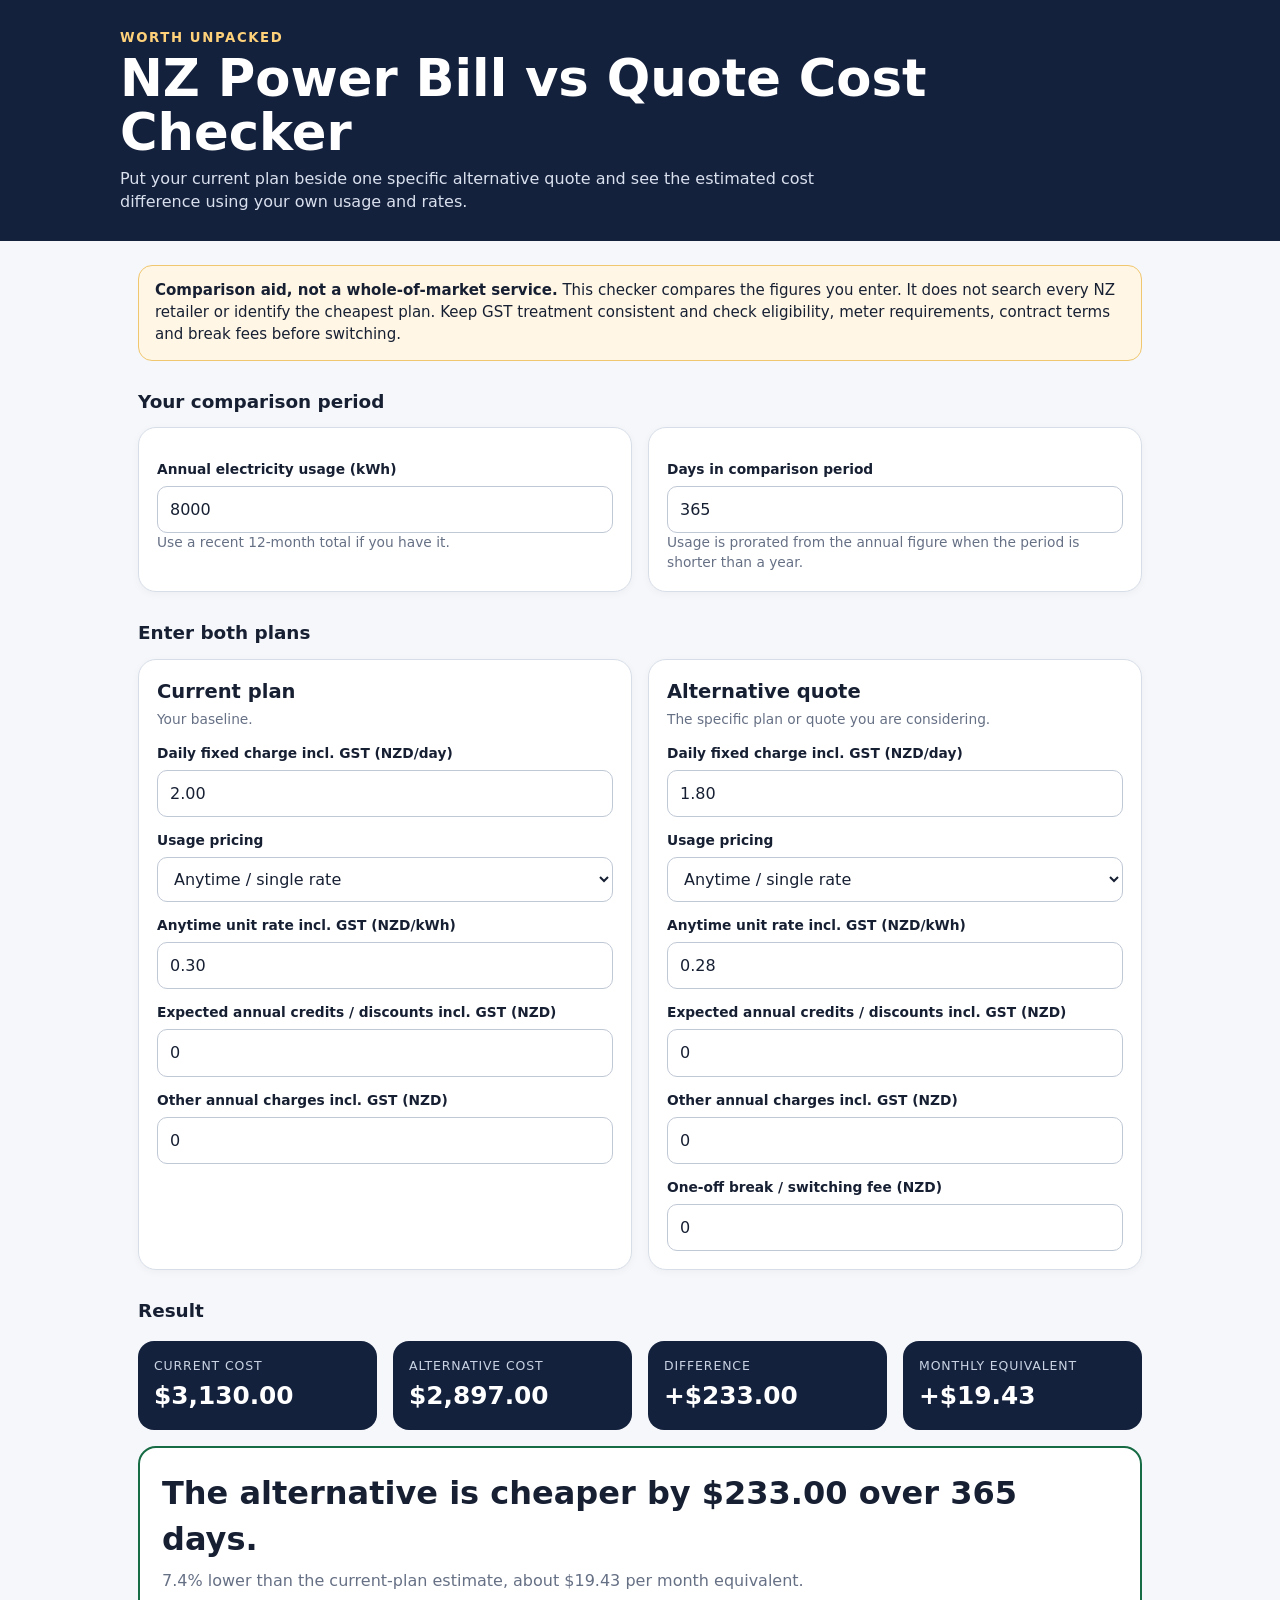
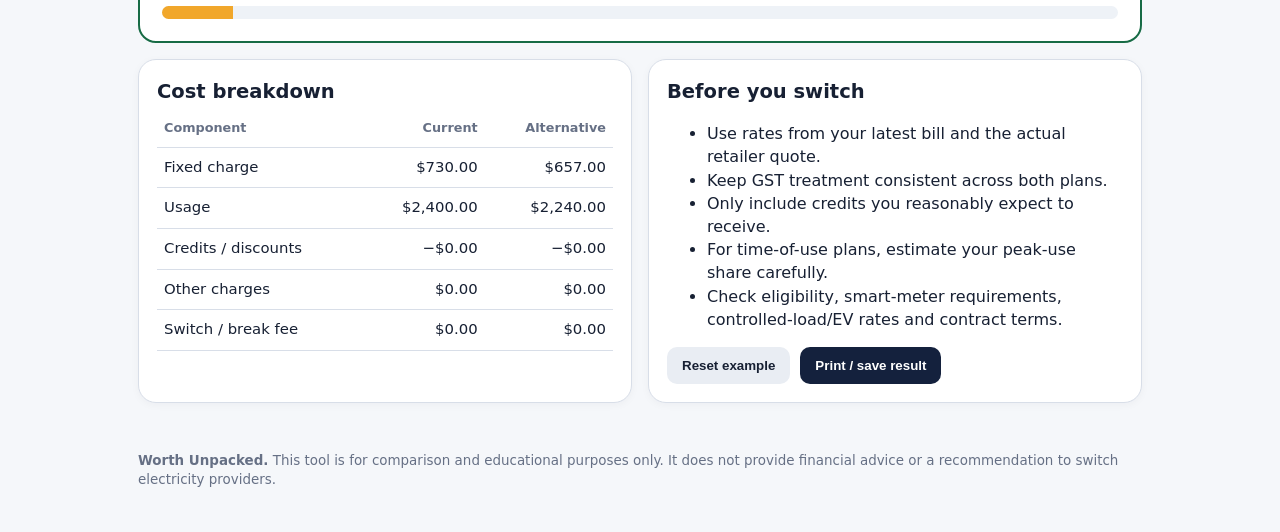
<file: tools/power-checker/index.html>
<!doctype html>
<html lang="en-NZ">
<head>
<meta charset="utf-8">
<meta name="viewport" content="width=device-width,initial-scale=1">
<meta name="description" content="Compare the cost of your current NZ electricity plan with a specific alternative quote using your own rates and usage.">
<title>NZ Power Bill vs Quote Cost Checker | Worth Unpacked</title>
<style>
:root{
  --bg:#f5f7fa; --card:#ffffff; --ink:#172033; --muted:#667085;
  --line:#d8dee8; --accent:#f1a72b; --navy:#14213d;
  --good:#176b45; --bad:#9c2f2f; --soft:#eef2f7;
}
*{box-sizing:border-box}
body{margin:0;font-family:Inter,ui-sans-serif,system-ui,-apple-system,BlinkMacSystemFont,"Segoe UI",sans-serif;background:var(--bg);color:var(--ink);line-height:1.45}
header{background:var(--navy);color:white;padding:28px 18px}
.wrap{max-width:1040px;margin:0 auto}
.brand{font-size:.83rem;letter-spacing:.12em;text-transform:uppercase;font-weight:800;color:#ffd27a}
h1{margin:.3rem 0 .45rem;font-size:clamp(1.85rem,4vw,3.2rem);line-height:1.05}
header p{max-width:760px;margin:0;color:#d9e0ee}
main{padding:24px 18px 48px}
.notice{background:#fff6e5;border:1px solid #f0c66e;border-radius:14px;padding:14px 16px;margin-bottom:18px;font-size:.94rem}
.section-title{margin:28px 0 12px;font-size:1.15rem}
.shared,.plans,.results{display:grid;gap:16px}
.shared{grid-template-columns:repeat(2,minmax(0,1fr))}
.plans{grid-template-columns:repeat(2,minmax(0,1fr))}
.results{grid-template-columns:repeat(4,minmax(0,1fr));margin-top:16px}
.card{background:var(--card);border:1px solid var(--line);border-radius:18px;padding:18px;box-shadow:0 2px 8px rgba(20,33,61,.04)}
.card h2{margin:0 0 4px;font-size:1.22rem}
.small{font-size:.86rem;color:var(--muted)}
label{display:block;font-size:.86rem;font-weight:700;margin-top:14px}
input,select{width:100%;margin-top:6px;border:1px solid #bfc8d5;border-radius:10px;padding:11px 12px;font:inherit;background:white;color:var(--ink)}
input:focus,select:focus{outline:3px solid rgba(241,167,43,.22);border-color:#c37b00}
.row{display:grid;grid-template-columns:1fr 1fr;gap:10px}
.mode-fields[hidden]{display:none}
.result-card{background:var(--navy);color:white;border-radius:16px;padding:16px}
.result-label{font-size:.78rem;color:#c9d3e3;text-transform:uppercase;letter-spacing:.07em}
.result-value{font-size:1.55rem;font-weight:850;margin-top:3px}
.hero-result{margin-top:16px;padding:22px;border-radius:18px;background:var(--card);border:2px solid var(--navy)}
.hero-result.good{border-color:var(--good)}
.hero-result.bad{border-color:var(--bad)}
.hero-result h2{margin:0;font-size:clamp(1.35rem,3vw,2rem)}
.hero-result p{margin:.4rem 0 0;color:var(--muted)}
.bar{height:13px;border-radius:999px;background:var(--soft);overflow:hidden;margin-top:14px}
.bar > div{height:100%;background:var(--accent);width:0;transition:width .25s ease}
.details{margin-top:16px;display:grid;grid-template-columns:1fr 1fr;gap:16px}
table{width:100%;border-collapse:collapse;font-size:.93rem}
th,td{text-align:right;padding:9px 7px;border-bottom:1px solid var(--line)}
th:first-child,td:first-child{text-align:left}
th{font-size:.8rem;color:var(--muted)}
footer{max-width:1040px;margin:0 auto;padding:0 18px 42px;color:var(--muted);font-size:.84rem}
button{border:0;border-radius:10px;padding:11px 15px;background:var(--navy);color:#fff;font-weight:800;cursor:pointer}
button.secondary{background:#e9edf3;color:var(--ink)}
.actions{display:flex;gap:10px;flex-wrap:wrap;margin-top:16px}
@media(max-width:780px){
  .shared,.plans,.details{grid-template-columns:1fr}
  .results{grid-template-columns:1fr 1fr}
}
@media(max-width:460px){.results{grid-template-columns:1fr}.row{grid-template-columns:1fr}}
</style>
</head>
<body>
<header>
  <div class="wrap">
    <div class="brand">Worth Unpacked</div>
    <h1>NZ Power Bill vs Quote Cost Checker</h1>
    <p>Put your current plan beside one specific alternative quote and see the estimated cost difference using your own usage and rates.</p>
  </div>
</header>

<main class="wrap">
  <div class="notice">
    <strong>Comparison aid, not a whole-of-market service.</strong>
    This checker compares the figures you enter. It does not search every NZ retailer or identify the cheapest plan.
    Keep GST treatment consistent and check eligibility, meter requirements, contract terms and break fees before switching.
  </div>

  <h2 class="section-title">Your comparison period</h2>
  <section class="shared">
    <div class="card">
      <label for="annualUsage">Annual electricity usage (kWh)</label>
      <input id="annualUsage" type="number" min="0" step="1" value="8000">
      <div class="small">Use a recent 12-month total if you have it.</div>
    </div>
    <div class="card">
      <label for="days">Days in comparison period</label>
      <input id="days" type="number" min="1" max="366" step="1" value="365">
      <div class="small">Usage is prorated from the annual figure when the period is shorter than a year.</div>
    </div>
  </section>

  <h2 class="section-title">Enter both plans</h2>
  <section class="plans">
    <div class="card" id="currentCard">
      <h2>Current plan</h2>
      <div class="small">Your baseline.</div>

      <label for="currentDaily">Daily fixed charge incl. GST (NZD/day)</label>
      <input id="currentDaily" type="number" min="0" step="0.0001" value="2.00">

      <label for="currentMode">Usage pricing</label>
      <select id="currentMode">
        <option value="anytime">Anytime / single rate</option>
        <option value="tou">Peak + off-peak</option>
      </select>

      <div id="currentAnytime" class="mode-fields">
        <label for="currentAnytimeRate">Anytime unit rate incl. GST (NZD/kWh)</label>
        <input id="currentAnytimeRate" type="number" min="0" step="0.0001" value="0.30">
      </div>

      <div id="currentTou" class="mode-fields" hidden>
        <label for="currentPeakShare">Peak usage share (%)</label>
        <input id="currentPeakShare" type="number" min="0" max="100" step="1" value="50">
        <div class="row">
          <div>
            <label for="currentPeakRate">Peak rate (NZD/kWh)</label>
            <input id="currentPeakRate" type="number" min="0" step="0.0001" value="0.35">
          </div>
          <div>
            <label for="currentOffPeakRate">Off-peak rate (NZD/kWh)</label>
            <input id="currentOffPeakRate" type="number" min="0" step="0.0001" value="0.20">
          </div>
        </div>
      </div>

      <label for="currentCredits">Expected annual credits / discounts incl. GST (NZD)</label>
      <input id="currentCredits" type="number" min="0" step="0.01" value="0">

      <label for="currentOther">Other annual charges incl. GST (NZD)</label>
      <input id="currentOther" type="number" step="0.01" value="0">
    </div>

    <div class="card" id="alternativeCard">
      <h2>Alternative quote</h2>
      <div class="small">The specific plan or quote you are considering.</div>

      <label for="altDaily">Daily fixed charge incl. GST (NZD/day)</label>
      <input id="altDaily" type="number" min="0" step="0.0001" value="1.80">

      <label for="altMode">Usage pricing</label>
      <select id="altMode">
        <option value="anytime">Anytime / single rate</option>
        <option value="tou">Peak + off-peak</option>
      </select>

      <div id="altAnytime" class="mode-fields">
        <label for="altAnytimeRate">Anytime unit rate incl. GST (NZD/kWh)</label>
        <input id="altAnytimeRate" type="number" min="0" step="0.0001" value="0.28">
      </div>

      <div id="altTou" class="mode-fields" hidden>
        <label for="altPeakShare">Peak usage share (%)</label>
        <input id="altPeakShare" type="number" min="0" max="100" step="1" value="50">
        <div class="row">
          <div>
            <label for="altPeakRate">Peak rate (NZD/kWh)</label>
            <input id="altPeakRate" type="number" min="0" step="0.0001" value="0.32">
          </div>
          <div>
            <label for="altOffPeakRate">Off-peak rate (NZD/kWh)</label>
            <input id="altOffPeakRate" type="number" min="0" step="0.0001" value="0.19">
          </div>
        </div>
      </div>

      <label for="altCredits">Expected annual credits / discounts incl. GST (NZD)</label>
      <input id="altCredits" type="number" min="0" step="0.01" value="0">

      <label for="altOther">Other annual charges incl. GST (NZD)</label>
      <input id="altOther" type="number" step="0.01" value="0">

      <label for="switchFee">One-off break / switching fee (NZD)</label>
      <input id="switchFee" type="number" min="0" step="0.01" value="0">
    </div>
  </section>

  <h2 class="section-title">Result</h2>
  <section class="results">
    <div class="result-card"><div class="result-label">Current cost</div><div class="result-value" id="currentTotal">$0</div></div>
    <div class="result-card"><div class="result-label">Alternative cost</div><div class="result-value" id="altTotal">$0</div></div>
    <div class="result-card"><div class="result-label">Difference</div><div class="result-value" id="savings">$0</div></div>
    <div class="result-card"><div class="result-label">Monthly equivalent</div><div class="result-value" id="monthly">$0</div></div>
  </section>

  <section class="hero-result" id="signalBox">
    <h2 id="signal">Enter your figures to compare plans.</h2>
    <p id="signalSub"></p>
    <div class="bar"><div id="savingBar"></div></div>
  </section>

  <section class="details">
    <div class="card">
      <h2>Cost breakdown</h2>
      <table>
        <thead><tr><th>Component</th><th>Current</th><th>Alternative</th></tr></thead>
        <tbody>
          <tr><td>Fixed charge</td><td id="curFixed"></td><td id="altFixed"></td></tr>
          <tr><td>Usage</td><td id="curUsage"></td><td id="altUsage"></td></tr>
          <tr><td>Credits / discounts</td><td id="curCreditsOut"></td><td id="altCreditsOut"></td></tr>
          <tr><td>Other charges</td><td id="curOtherOut"></td><td id="altOtherOut"></td></tr>
          <tr><td>Switch / break fee</td><td>$0.00</td><td id="feeOut"></td></tr>
        </tbody>
      </table>
    </div>

    <div class="card">
      <h2>Before you switch</h2>
      <ul>
        <li>Use rates from your latest bill and the actual retailer quote.</li>
        <li>Keep GST treatment consistent across both plans.</li>
        <li>Only include credits you reasonably expect to receive.</li>
        <li>For time-of-use plans, estimate your peak-use share carefully.</li>
        <li>Check eligibility, smart-meter requirements, controlled-load/EV rates and contract terms.</li>
      </ul>
      <div class="actions">
        <button type="button" id="resetBtn" class="secondary">Reset example</button>
        <button type="button" id="printBtn">Print / save result</button>
      </div>
    </div>
  </section>
</main>

<footer>
  <strong>Worth Unpacked.</strong> This tool is for comparison and educational purposes only. It does not provide financial advice or a recommendation to switch electricity providers.
</footer>

<script>
const $ = id => document.getElementById(id);
const money = n => new Intl.NumberFormat('en-NZ',{style:'currency',currency:'NZD',maximumFractionDigits:2}).format(Number.isFinite(n)?n:0);
const num = id => Math.max(0, parseFloat($(id).value) || 0);

function toggleMode(prefix){
  const mode = $(prefix+'Mode').value;
  $(prefix+'Anytime').hidden = mode !== 'anytime';
  $(prefix+'Tou').hidden = mode !== 'tou';
}

function plan(prefix, usageForPeriod, days, isAlternative=false){
  const daily = num(prefix+'Daily');
  const mode = $(prefix+'Mode').value;
  let usageCost = 0;
  if(mode === 'tou'){
    const share = Math.min(100, num(prefix+'PeakShare'))/100;
    const peak = num(prefix+'PeakRate');
    const off = num(prefix+'OffPeakRate');
    usageCost = usageForPeriod * ((share*peak)+((1-share)*off));
  } else {
    usageCost = usageForPeriod * num(prefix+'AnytimeRate');
  }
  const fixed = daily * days;
  const periodFactor = days / 365;
  const credits = num(prefix+'Credits') * periodFactor;
  const other = num(prefix+'Other') * periodFactor;
  const fee = isAlternative ? num('switchFee') : 0;
  const total = fixed + usageCost - credits + other + fee;
  return {fixed, usageCost, credits, other, fee, total:Math.max(0,total)};
}

function calculate(){
  const annualUsage = num('annualUsage');
  const days = Math.min(366, Math.max(1, num('days') || 365));
  const usageForPeriod = annualUsage * (days/365);

  const cur = plan('current', usageForPeriod, days, false);
  const alt = plan('alt', usageForPeriod, days, true);
  const save = cur.total - alt.total;
  const pct = cur.total > 0 ? (save / cur.total) * 100 : 0;
  const monthly = save * (30.4375 / days);

  $('currentTotal').textContent = money(cur.total);
  $('altTotal').textContent = money(alt.total);
  $('savings').textContent = (save >= 0 ? '+' : '−') + money(Math.abs(save));
  $('monthly').textContent = (monthly >= 0 ? '+' : '−') + money(Math.abs(monthly));

  $('curFixed').textContent = money(cur.fixed);
  $('altFixed').textContent = money(alt.fixed);
  $('curUsage').textContent = money(cur.usageCost);
  $('altUsage').textContent = money(alt.usageCost);
  $('curCreditsOut').textContent = '−' + money(cur.credits);
  $('altCreditsOut').textContent = '−' + money(alt.credits);
  $('curOtherOut').textContent = money(cur.other);
  $('altOtherOut').textContent = money(alt.other);
  $('feeOut').textContent = money(alt.fee);

  const box = $('signalBox');
  box.classList.remove('good','bad');
  if(save > 0.005){
    box.classList.add('good');
    $('signal').textContent = `The alternative is cheaper by ${money(save)} over ${days} days.`;
    $('signalSub').textContent = `${pct.toFixed(1)}% lower than the current-plan estimate, about ${money(monthly)} per month equivalent.`;
  } else if(save < -0.005){
    box.classList.add('bad');
    $('signal').textContent = `The alternative costs ${money(Math.abs(save))} more over ${days} days.`;
    $('signalSub').textContent = `${Math.abs(pct).toFixed(1)}% higher than the current-plan estimate.`;
  } else {
    $('signal').textContent = `The two estimates are effectively the same over ${days} days.`;
    $('signalSub').textContent = 'Check non-price conditions before deciding.';
  }
  const maxBase = Math.max(cur.total, alt.total, 1);
  $('savingBar').style.width = `${Math.min(100, Math.abs(save)/maxBase*100)}%`;
}

function resetExample(){
  const vals = {
    annualUsage:8000,days:365,currentDaily:2,currentMode:'anytime',currentAnytimeRate:.30,
    currentPeakShare:50,currentPeakRate:.35,currentOffPeakRate:.20,currentCredits:0,currentOther:0,
    altDaily:1.8,altMode:'anytime',altAnytimeRate:.28,altPeakShare:50,altPeakRate:.32,
    altOffPeakRate:.19,altCredits:0,altOther:0,switchFee:0
  };
  Object.entries(vals).forEach(([id,v])=>$(id).value=v);
  toggleMode('current'); toggleMode('alt'); calculate();
}

document.querySelectorAll('input,select').forEach(el=>el.addEventListener('input',()=>{
  if(el.id==='currentMode') toggleMode('current');
  if(el.id==='altMode') toggleMode('alt');
  calculate();
}));
$('resetBtn').addEventListener('click',resetExample);
$('printBtn').addEventListener('click',()=>window.print());
toggleMode('current'); toggleMode('alt'); calculate();
</script>
</body>
</html>
</file>
